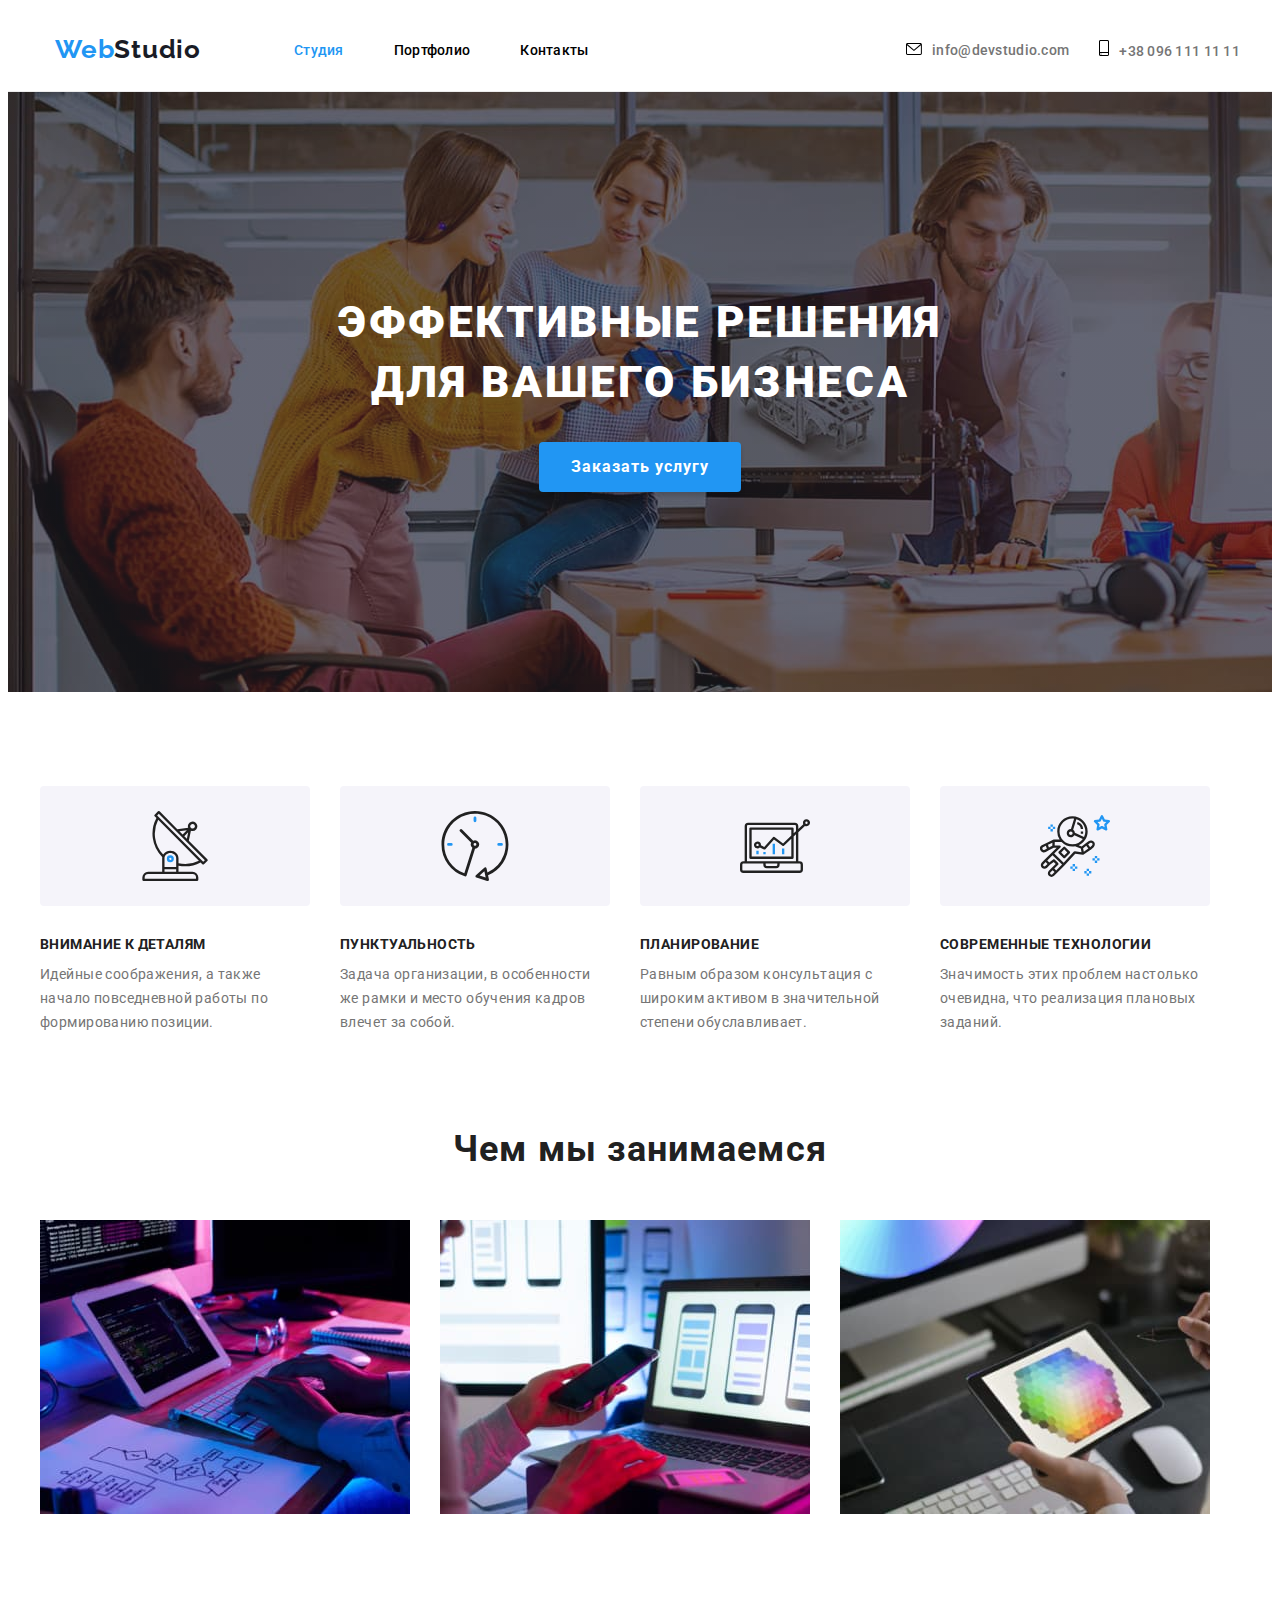
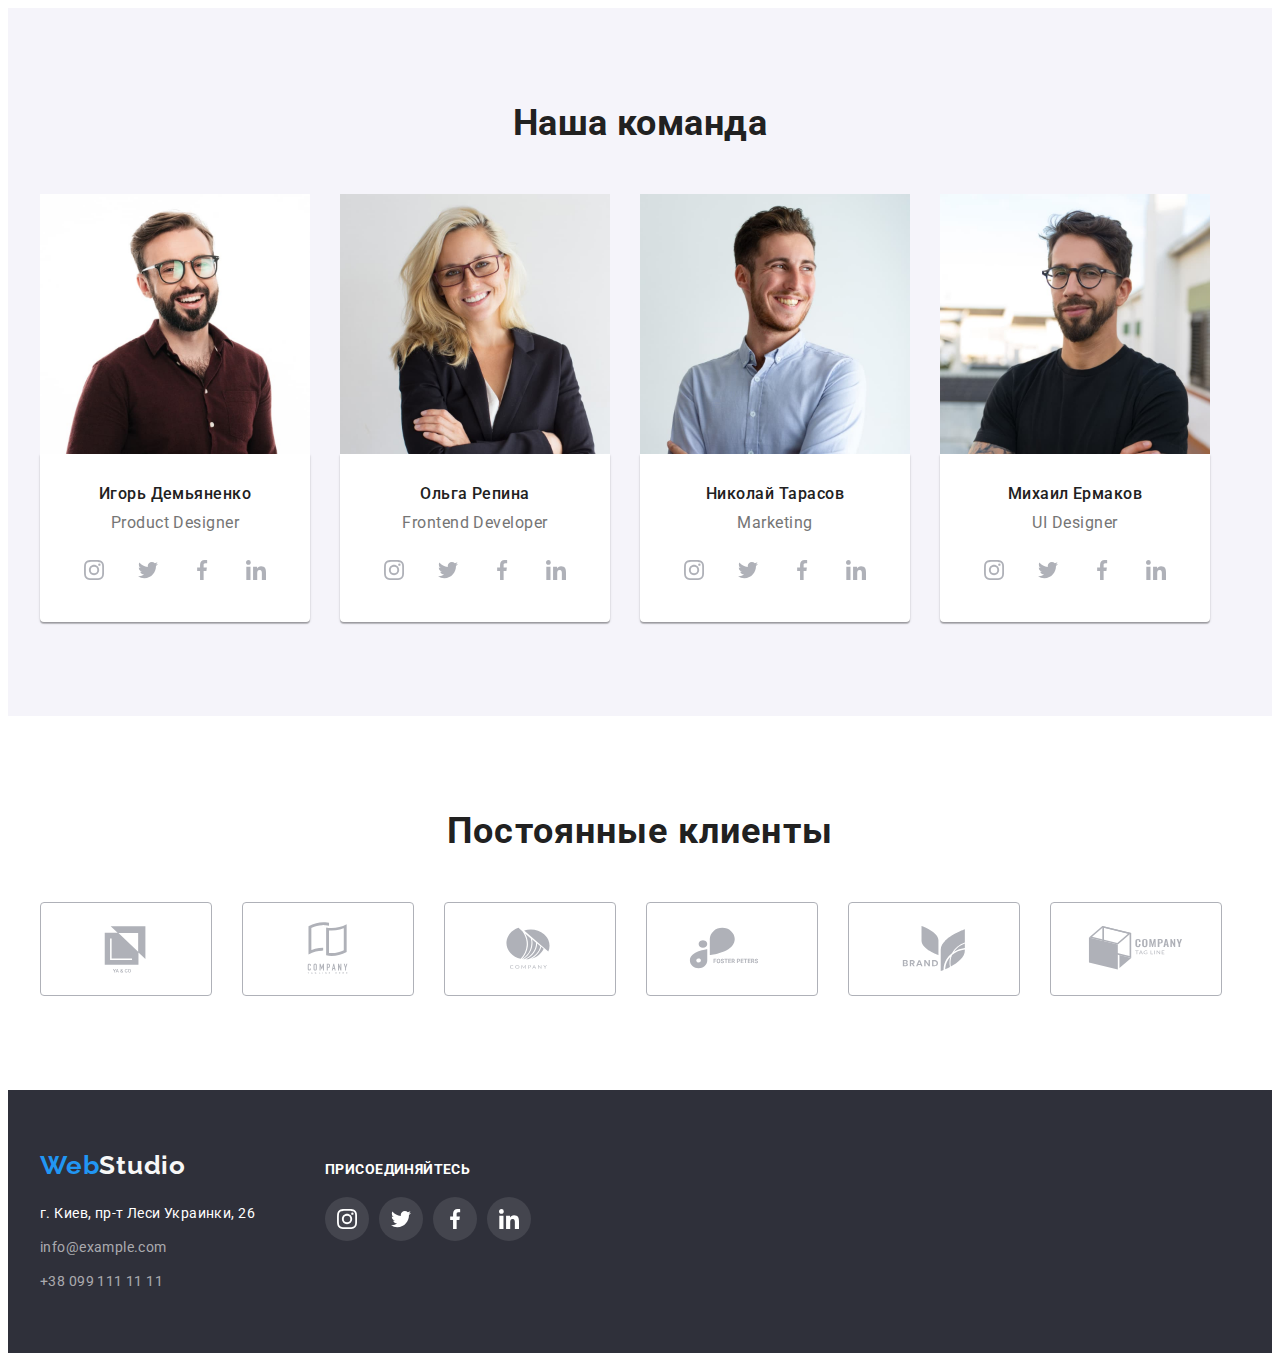
<file: index.html>
<!DOCTYPE html>
<html lang="ru">

<head>
    <meta charset="UTF-8" />
    <meta http-equiv="X-UA-Compatible" content="IE=edge" />
    <meta name="viewport" content="width=device-width, initial-scale=1.0" />
    <title>WebStudio</title>
    <link rel="preconnect" href="https://fonts.googleapis.com" />
    <link rel="preconnect" href="https://fonts.gstatic.com" crossorigin />
    <link rel="stylesheet" href="https://fonts.googleapis.com/css2?family=Raleway:wght@700&family=Roboto:wght@400;500;700;900&display=swap" />
    <link rel="stylesheet" href="https://cdnjs.cloudflare.com/ajax/libs/modern-normalize/1.1.0/modern-normalize.min.css" integrity="sha512-wpPYUAdjBVSE4KJnH1VR1HeZfpl1ub8YT/NKx4PuQ5NmX2tKuGu6U/JRp5y+Y8XG2tV+wKQpNHVUX03MfMFn9Q==" crossorigin="anonymous" referrerpolicy="no-referrer"
    />
    <link rel="stylesheet" href="./css/styles.css" />
</head>

<body>
    <!-- Header section -->
    <header class="header">
        <div class="container header-container">
            <a class="logo link" href="./index.html">Web<span class="accent">Studio</span></a>
            <nav class="header-nav">
                <ul class="list header-list">
                    <li class="header-item">
                        <a class="link header-link current-page" href="./index.html">Студия</a>
                    </li>
                    <li class="header-item">
                        <a class="link header-link" href="./portfolio.html">Портфолио</a>
                    </li>
                    <li class="header-item">
                        <a class="link header-link" href="#contacts">Контакты</a>
                    </li>
                </ul>
            </nav>
            <div class="mail">
                <a class="link header-mail" href="mailto:info@devstudio.com"><svg class="mail-icon" width="16" height="12">
              <use href="./icons/SVG/symbol.svg#envelope"></use></svg
            >info@devstudio.com</a
          >
        </div>

        <div class="phone">
          <a class="link header-phone" href="tel:+380961111111"
            ><svg class="phone-icon" width="10" height="16">
              <use href="./icons/SVG/symbol.svg#smartphone"></use></svg
            >+38 096 111 11 11</a
          >
        </div>
      </div>
    </header>
    <main>
      <section class="main">
        <div class="container main-container">
          <h1 class="main-title">Эффективные решения для вашего бизнеса</h1>
          <button class="button-action" type="button">Заказать услугу</button>
        </div>
      </section>
      <!-- Feature section -->
      <section class="feature" id="feature">
        <div class="container feature-container">
          <ul class="list feature-list">
            <li class="feature-item">
              <div class="feature-div">
                <svg class="feature-icon" width="70" height="70">
                  <use href="./icons/SVG/symbol.svg#antenna"></use>
                </svg>
              </div>
              <h3 class="feature-title">Внимание к деталям</h3>
              <p class="feature-txt">
                Идейные соображения, а также начало повседневной работы по формированию позиции.
              </p>
            </li>
            <li class="feature-item">
              <div class="feature-div">
                <svg class="feature-icon" width="70" height="70">
                  <use href="./icons/SVG/symbol.svg#clock"></use>
                </svg>
              </div>
              <h3 class="feature-title">Пунктуальность</h3>
              <p class="feature-txt">
                Задача организации, в особенности же рамки и место обучения кадров влечет за собой.
              </p>
            </li>
            <li class="feature-item">
              <div class="feature-div">
                <svg class="feature-icon" width="70" height="70">
                  <use href="./icons/SVG/symbol.svg#diagram"></use>
                </svg>
              </div>
              <h3 class="feature-title">Планирование</h3>
              <p class="feature-txt">
                Равным образом консультация с широким активом в значительной степени обуславливает.
              </p>
            </li>
            <li class="feature-item">
              <div class="feature-div">
                <svg class="feature-icon" width="70" height="70">
                  <use href="./icons/SVG/symbol.svg#astronaut"></use>
                </svg>
              </div>
              <h3 class="feature-title">Современные технологии</h3>
              <p class="feature-txt">
                Значимость этих проблем настолько очевидна, что реализация плановых заданий.
              </p>
            </li>
          </ul>
        </div>
      </section>
      <!-- job section -->
      <section class="job" id="job">
        <div class="container job-container">
          <h2 class="job-title">Чем мы занимаемся</h2>

          <ul class="list job-list">
            <li class="job-item">
              <img
                src="./images/box1.jpg"
                alt="Изображение"
                class="job-img"
                width="370"
                height="294"
              />
            </li>
            <li class="job-item">
              <img
                src="./images/box2.jpg"
                alt="Изображение"
                class="job-img"
                width="370"
                height="294"
              />
            </li>
            <li class="job-item">
              <img
                src="./images/box3.jpg"
                alt="Изображение"
                class="job-img"
                width="370"
                height="294"
              />
            </li>
          </ul>
        </div>
      </section>
      <!-- team section -->
      <section class="team" id="team">
        <div class="container team-container">
          <h2 class="team-hd">Наша команда</h2>

          <ul class="list team-list">
            <li class="team-item">
              <div class="card">
                <img
                  src="./images/img1.jpg"
                  alt="Изображение"
                  class="team-img"
                  width="270"
                  height="260"
                />
                <div class="team-wrapper">
                  <h3 class="team-title">Игорь Демьяненко</h3>
                  <p class="team-txt">Product Designer</p>
                  <ul class="socials list">
                    <li class="socials-item">
                      <a
                        class="socials-link link"
                        href=""
                        target="_blank"
                        rel="noopener noreferrer"
                        aria-label="instagram"
                      >
                        <svg class="socials-icon" width="20" height="20">
                          <use href="./icons/SVG/symbol.svg#instagram"></use>
                        </svg>
                      </a>
                </li>
                <li class="socials-item">
                    <a class="socials-link link" href="" target="_blank" rel="noopener noreferrer" aria-label="twitter">
                        <svg class="socials-icon" width="20" height="20">
                          <use href="./icons/SVG/symbol.svg#twitter"></use>
                        </svg>
                    </a>
                </li>
                <li class="socials-item">
                    <a class="socials-link link" href="" target="_blank" rel="noopener noreferrer" aria-label="facebook">
                        <svg class="socials-icon" width="20" height="20">
                          <use href="./icons/SVG/symbol.svg#facebook"></use>
                        </svg>
                    </a>
                </li>
                <li class="socials-item">
                    <a class="socials-link link" href="" target="_blank" rel="noopener noreferrer" aria-label="linkedin">
                        <svg class="socials-icon" width="20" height="20">
                          <use href="./icons/SVG/symbol.svg#linkedin"></use>
                        </svg>
                    </a>
                </li>
                </ul>
            </div>
        </div>
        </li>
        <li class="team-item">
            <div class="card">
                <img src="./images/img2.jpg" alt="Изображение" class="team-img" width="270" height="260" />
                <div class="team-wrapper">
                    <h3 class="team-title">Ольга Репина</h3>
                    <p class="team-txt">Frontend Developer</p>
                    <ul class="socials list">
                        <li class="socials-item">
                            <a class="socials-link link" href="" target="_blank" rel="noopener noreferrer" aria-label="instagram">
                                <svg class="socials-icon" width="20" height="20">
                          <use href="./icons/SVG/symbol.svg#instagram"></use>
                        </svg>
                            </a>
                        </li>
                        <li class="socials-item">
                            <a class="socials-link link" href="" target="_blank" rel="noopener noreferrer" aria-label="twitter">
                                <svg class="socials-icon" width="20" height="20">
                          <use href="./icons/SVG/symbol.svg#twitter"></use>
                        </svg>
                            </a>
                        </li>
                        <li class="socials-item">
                            <a class="socials-link link" href="" target="_blank" rel="noopener noreferrer" aria-label="facebook">
                                <svg class="socials-icon" width="20" height="20">
                          <use href="./icons/SVG/symbol.svg#facebook"></use>
                        </svg>
                            </a>
                        </li>
                        <li class="socials-item">
                            <a class="socials-link link" href="" target="_blank" rel="noopener noreferrer" aria-label="linkedin">
                                <svg class="socials-icon" width="20" height="20">
                          <use href="./icons/SVG/symbol.svg#linkedin"></use>
                        </svg>
                            </a>
                        </li>
                    </ul>
                </div>
            </div>
        </li>
        <li class="team-item">
            <div class="card">
                <img src="./images/img3.jpg" alt="Изображение" class="team-img" width="270" height="260" />
                <div class="team-wrapper">
                    <h3 class="team-title">Николай Тарасов</h3>
                    <p class="team-txt">Marketing</p>
                    <ul class="socials list">
                        <li class="socials-item">
                            <a class="socials-link link" href="" target="_blank" rel="noopener noreferrer" aria-label="instagram">
                                <svg class="socials-icon" width="20" height="20">
                          <use href="./icons/SVG/symbol.svg#instagram"></use>
                        </svg>
                            </a>
                        </li>
                        <li class="socials-item">
                            <a class="socials-link link" href="" target="_blank" rel="noopener noreferrer" aria-label="twitter">
                                <svg class="socials-icon" width="20" height="20">
                          <use href="./icons/SVG/symbol.svg#twitter"></use>
                        </svg>
                            </a>
                        </li>
                        <li class="socials-item">
                            <a class="socials-link link" href="" target="_blank" rel="noopener noreferrer" aria-label="facebook">
                                <svg class="socials-icon" width="20" height="20">
                          <use href="./icons/SVG/symbol.svg#facebook"></use>
                        </svg>
                            </a>
                        </li>
                        <li class="socials-item">
                            <a class="socials-link link" href="" target="_blank" rel="noopener noreferrer" aria-label="linkedin">
                                <svg class="socials-icon" width="20" height="20">
                          <use href="./icons/SVG/symbol.svg#linkedin"></use>
                        </svg>
                            </a>
                        </li>
                    </ul>
                </div>
            </div>
        </li>
        <li class="team-item">
            <div class="card">
                <img src="./images/img4.jpg" alt="Изображение" class="team-img" width="270" height="260" />
                <div class="team-wrapper">
                    <h3 class="team-title">Михаил Ермаков</h3>
                    <p class="team-txt">UI Designer</p>
                    <ul class="socials list">
                        <li class="socials-item">
                            <a class="socials-link link" href="" target="_blank" rel="noopener noreferrer" aria-label="instagram">
                                <svg class="socials-icon" width="20" height="20">
                          <use href="./icons/SVG/symbol.svg#instagram"></use>
                        </svg>
                            </a>
                        </li>
                        <li class="socials-item">
                            <a class="socials-link link" href="" target="_blank" rel="noopener noreferrer" aria-label="twitter">
                                <svg class="socials-icon" width="20" height="20">
                          <use href="./icons/SVG/symbol.svg#twitter"></use>
                        </svg>
                            </a>
                        </li>
                        <li class="socials-item">
                            <a class="socials-link link" href="" target="_blank" rel="noopener noreferrer" aria-label="facebook">
                                <svg class="socials-icon" width="20" height="20">
                          <use href="./icons/SVG/symbol.svg#facebook"></use>
                        </svg>
                            </a>
                        </li>
                        <li class="socials-item">
                            <a class="socials-link link" href="" target="_blank" rel="noopener noreferrer" aria-label="linkedin">
                                <svg class="socials-icon" width="20" height="20">
                          <use href="./icons/SVG/symbol.svg#linkedin"></use>
                        </svg>
                            </a>
                        </li>
                    </ul>
                </div>
            </div>
        </li>
        </ul>
        </div>
        </section>
        <!-- clients section -->
        <section class="clients" id="clients">
            <div class="container clients-container">
                <h2 class="clients-title">Постоянные клиенты</h2>

                <ul class="list clients-list">
                    <li class="clients-item">
                        <a class="clients-link link" href="" target="_blank" rel="noopener noreferrer" aria-label="logo-1">
                            <svg class="clients-icon" width="106" height="60">
                  <use href="./icons/SVG/symbol.svg#logo-1"></use>
                </svg>
                        </a>
                    </li>
                    <li class="clients-item">
                        <a class="clients-link link" href="" target="_blank" rel="noopener noreferrer" aria-label="logo-2">
                            <svg class="clients-icon" width="106" height="60">
                  <use href="./icons/SVG/symbol.svg#logo-2"></use>
                </svg>
                        </a>
                    </li>
                    <li class="clients-item">
                        <a class="clients-link link" href="" target="_blank" rel="noopener noreferrer" aria-label="logo-3">
                            <svg class="clients-icon" width="106" height="60">
                  <use href="./icons/SVG/symbol.svg#logo-3"></use>
                </svg>
                        </a>
                    </li>
                    <li class="clients-item">
                        <a class="clients-link link" href="" target="_blank" rel="noopener noreferrer" aria-label="logo-4">
                            <svg class="clients-icon" width="106" height="60">
                  <use href="./icons/SVG/symbol.svg#logo-4"></use>
                </svg>
                        </a>
                    </li>
                    <li class="clients-item">
                        <a class="clients-link link" href="" target="_blank" rel="noopener noreferrer" aria-label="logo-5">
                            <svg class="clients-icon" width="106" height="60">
                  <use href="./icons/SVG/symbol.svg#logo-5"></use>
                </svg>
                        </a>
                    </li>
                    <li class="clients-item">
                        <a class="clients-link link" href="" target="_blank" rel="noopener noreferrer" aria-label="logo-6">
                            <svg class="clients-icon" width="106" height="60">
                  <use href="./icons/SVG/symbol.svg#logo-6"></use>
                </svg>
                        </a>
                    </li>
                </ul>
            </div>
        </section>
        </main>
        <!-- Footer section -->
        <footer class="footer">
            <div class="container footer-container">
                <address class="contacts-address" id="contacts">
          <div class="contacts-addres">
            <a class="logo link footer-logo" href="./index.html"
              >Web<span class="accent-ft">Studio</span></a
            >
            <div class="footer-list">
              <ul class="list footer-contact">
                <li class="footer-item">
                  <a
                    class="link footer-address"
                    target="_blank"
                    rel="noopener noreferrer"
                    href="https://www.google.com.ua/maps/@50.42810615,30.5371504,17.5z?hl=uk"
                    >г. Киев, пр-т Леси Украинки, 26</a
                  >
                </li>
                <li class="footer-item">
                  <a class="link footer-mail" href="mailto:info@example.com">info@example.com</a>
                </li>
                <li class="footer-item">
                  <a class="link footer-pfone" href="tel:+380991111111">+38 099 111 11 11</a>
                </li>
              </ul>
            </div>
          </div>
          <div class="social">
            <h2 class="social-header">присоединяйтесь</h2>
            <ul class="socials list">
              <li class="socials-item">
                <a
                  class="socials-link footer-link link"
                  href=""
                  target="_blank"
                  rel="noopener noreferrer"
                  aria-label="instagram"
                >
                  <svg class="socials-icon" width="20" height="20">
                    <use fill="#fff" href="./icons/SVG/symbol.svg#instagram"></use>
                  </svg>
                </a>
              </li>
              <li class="socials-item">
                <a
                  class="socials-link footer-link link"
                  href=""
                  target="_blank"
                  rel="noopener noreferrer"
                  aria-label="twitter"
                >
                  <svg class="socials-icon" width="20" height="20">
                    <use fill="#fff" href="./icons/SVG/symbol.svg#twitter"></use>
                  </svg>
                </a>
              </li>
              <li class="socials-item">
                <a
                  class="socials-link footer-link link"
                  href=""
                  target="_blank"
                  rel="noopener noreferrer"
                  aria-label="facebook"
                >
                  <svg class="socials-icon" width="20" height="20">
                    <use fill="#fff" href="./icons/SVG/symbol.svg#facebook"></use>
                  </svg>
                </a>
              </li>
              <li class="socials-item">
                <a
                  class="socials-link footer-link link"
                  href=""
                  target="_blank"
                  rel="noopener noreferrer"
                  aria-label="linkedin"
                >
                  <svg class="socials-icon" width="20" height="20">
                    <use fill="#fff" href="./icons/SVG/symbol.svg#linkedin"></use>
                  </svg>
                </a>
              </li>
            </ul>
          </div>
        </address>
            </div>
        </footer>
</body>

</html>
</file>
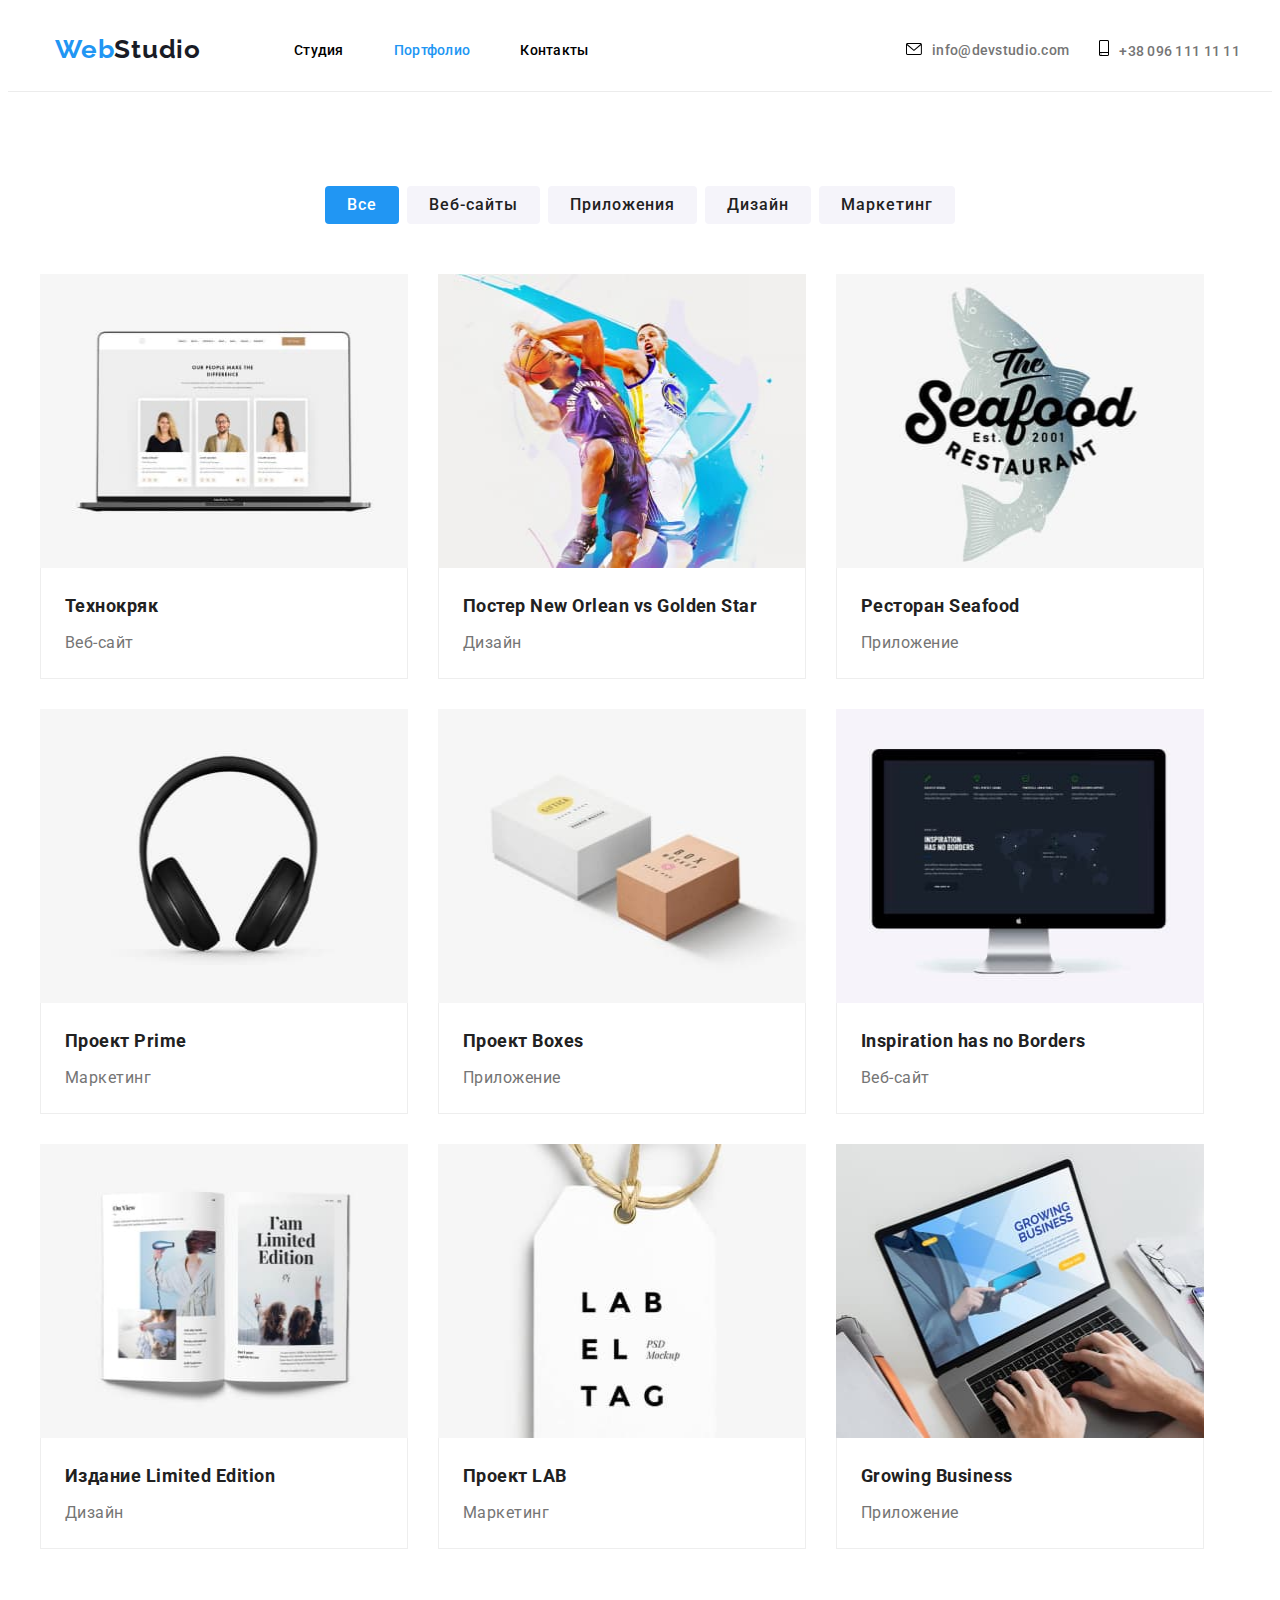
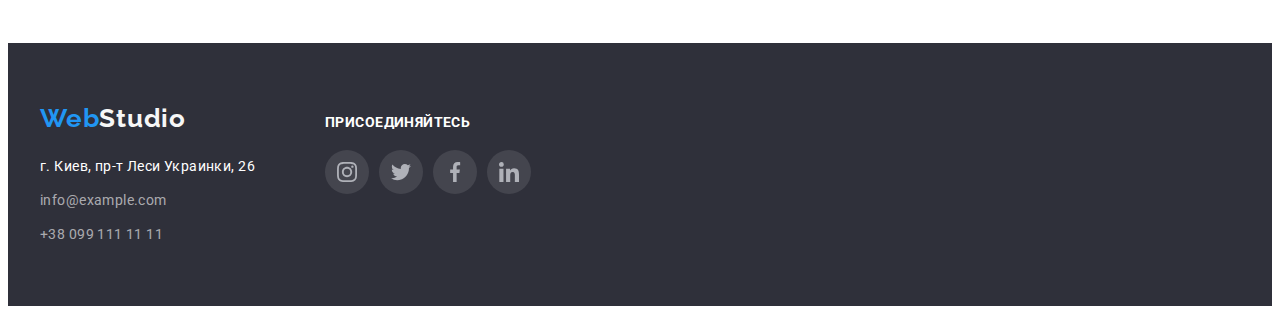
<file: portfolio.html>
<!DOCTYPE html>
<html lang="en">

<head>
    <meta charset="UTF-8" />
    <meta http-equiv="X-UA-Compatible" content="IE=edge" />
    <meta name="viewport" content="width=device-width, initial-scale=1.0" />
    <title>Document</title>
    <link rel="preconnect" href="https://fonts.googleapis.com" />
    <link rel="preconnect" href="https://fonts.gstatic.com" crossorigin />
    <link rel="stylesheet" href="https://fonts.googleapis.com/css2?family=Raleway:wght@700&family=Roboto:wght@400;500;700;900&display=swap" />
    <link rel="stylesheet" href="https://cdnjs.cloudflare.com/ajax/libs/modern-normalize/1.1.0/modern-normalize.min.css" integrity="sha512-wpPYUAdjBVSE4KJnH1VR1HeZfpl1ub8YT/NKx4PuQ5NmX2tKuGu6U/JRp5y+Y8XG2tV+wKQpNHVUX03MfMFn9Q==" crossorigin="anonymous" referrerpolicy="no-referrer"
    />
    <link rel="stylesheet" href="./css/styles.css" />
</head>

<body>
    <!-- Header section -->
    <header class="header">
        <div class="container header-container">
            <a class="logo link" href="./index.html">Web<span class="accent">Studio</span></a>
            <nav class="header-nav">
                <ul class="list header-list">
                    <li class="header-item">
                        <a class="link header-link" href="./index.html">Студия</a>
                    </li>
                    <li class="header-item">
                        <a class="link header-link current-page" href="./portfolio.html">Портфолио</a>
                    </li>
                    <li class="header-item">
                        <a class="link header-link" href="#contacts">Контакты</a>
                    </li>
                </ul>
            </nav>

            <div class="mail">
                <a class="link header-mail" href="mailto:info@devstudio.com"><svg class="mail-icon" width="16" height="12">
              <use href="./icons/SVG/symbol.svg#envelope"></use></svg
            >info@devstudio.com</a
          >
        </div>

        <div class="phone">
          <a class="link header-phone" href="tel:+380961111111"
            ><svg class="phone-icon" width="10" height="16">
              <use href="./icons/SVG/symbol.svg#smartphone"></use></svg
            >+38 096 111 11 11</a
          >
        </div>
      </div>
    </header>

    <main>
      <section class="portfolio" id="portfolio">
        <!-- Filters section -->
        <div class="container bnt">
          <ul class="list filter-list">
            <li class="filter-item">
              <button class="button button-filter current-item" type="button">Все</button>
            </li>
            <li class="filter-item">
              <button class="button button-filter" type="button">Веб-сайты</button>
            </li>
            <li class="filter-item">
              <button class="button button-filter" type="button">Приложения</button>
            </li>
            <li class="filter-item">
              <button class="button button-filter" type="button">Дизайн</button>
            </li>
            <li class="filter-item">
              <button class="button button-filter" type="button">Маркетинг</button>
            </li>
          </ul>
        </div>
        <div class="container portfolio-container">
          <!-- Portfolio list -->
          <ul class="list portfolio-list">
            <li class="portfolio-item">
              <a class="link portfolio-items" href="./images/portfolio/img1.jpg"
                ><img
                  src="./images/portfolio/img1.jpg"
                  alt="Изображение"
                  class="portfolio-img"
                  width="368"
                  height="294"
                />
                <div class="portfolio-dsc">
                  <h3 class="portfolio-title">Технокряк</h3>
                  <p class="portfolio-txt">Веб-сайт</p>
                </div>
              </a>
                </li>
                <li class="portfolio-item">
                    <a class="link portfolio-items" href="./images/portfolio/img1.jpg"><img src="./images/portfolio/img2.jpg" alt="Изображение" class="portfolio-img" width="368" height="294" />
                        <div class="portfolio-dsc">
                            <h3 class="portfolio-title">Постер New Orlean vs Golden Star</h3>
                            <p class="portfolio-txt">Дизайн</p>
                        </div>
                    </a>
                </li>
                <li class="portfolio-item">
                    <a class="link portfolio-items" href="./images/portfolio/img1.jpg"><img src="./images/portfolio/img3.jpg" alt="Изображение" class="portfolio-img" width="368" height="294" />
                        <div class="portfolio-dsc">
                            <h3 class="portfolio-title">Ресторан Seafood</h3>
                            <p class="portfolio-txt">Приложение</p>
                        </div>
                    </a>
                </li>
                <li class="portfolio-item">
                    <a class="link portfolio-items" href="./images/portfolio/img1.jpg"><img src="./images/portfolio/img4.jpg" alt="Изображение" class="portfolio-img" width="368" height="294" />
                        <div class="portfolio-dsc">
                            <h3 class="portfolio-title">Проект Prime</h3>
                            <p class="portfolio-txt">Маркетинг</p>
                        </div>
                    </a>
                </li>
                <li class="portfolio-item">
                    <a class="link portfolio-items" href="./images/portfolio/img1.jpg"><img src="./images/portfolio/img5.jpg" alt="Изображение" class="portfolio-img" width="368" height="294" />
                        <div class="portfolio-dsc">
                            <h3 class="portfolio-title">Проект Boxes</h3>
                            <p class="portfolio-txt">Приложение</p>
                        </div>
                    </a>
                </li>
                <li class="portfolio-item">
                    <a class="link portfolio-items" href="./images/portfolio/img1.jpg"><img src="./images/portfolio/img6.jpg" alt="Изображение" class="portfolio-img" width="368" height="294" />
                        <div class="portfolio-dsc">
                            <h3 class="portfolio-title">Inspiration has no Borders</h3>
                            <p class="portfolio-txt">Веб-сайт</p>
                        </div>
                    </a>
                </li>
                <li class="portfolio-item">
                    <a class="link portfolio-items" href="./images/portfolio/img1.jpg"><img src="./images/portfolio/img7.jpg" alt="Изображение" class="portfolio-img" width="368" height="294" />
                        <div class="portfolio-dsc">
                            <h3 class="portfolio-title">Издание Limited Edition</h3>
                            <p class="portfolio-txt">Дизайн</p>
                        </div>
                    </a>
                </li>
                <li class="portfolio-item">
                    <a class="link portfolio-items" href="./images/portfolio/img1.jpg"><img src="./images/portfolio/img8.jpg" alt="Изображение" class="portfolio-img" width="368" height="294" />
                        <div class="portfolio-dsc">
                            <h3 class="portfolio-title">Проект LAB</h3>
                            <p class="portfolio-txt">Маркетинг</p>
                        </div>
                    </a>
                </li>
                <li class="portfolio-item">
                    <a class="link portfolio-items" href="./images/portfolio/img1.jpg"><img src="./images/portfolio/img9.jpg" alt="Изображение" class="portfolio-img" width="368" height="294" />
                        <div class="portfolio-dsc">
                            <h3 class="portfolio-title">Growing Business</h3>
                            <p class="portfolio-txt">Приложение</p>
                        </div>
                    </a>
                </li>
                </ul>
            </div>
            </section>
            </main>

            <!-- Footer section -->
            <footer class="footer">
                <div class="container footer-container">
                    <address class="contacts-address" id="contacts">
          <div class="contacts-addres">
            <a class="logo link footer-logo" href="./index.html"
              >Web<span class="accent-ft">Studio</span></a
            >
            <div class="footer-list">
              <ul class="list footer-contact">
                <li class="footer-item">
                  <a
                    class="link footer-address"
                    target="_blank"
                    rel="noopener noreferrer"
                    href="https://www.google.com.ua/maps/@50.42810615,30.5371504,17.5z?hl=uk"
                    >г. Киев, пр-т Леси Украинки, 26</a
                  >
                </li>
                <li class="footer-item">
                  <a class="link footer-mail" href="mailto:info@example.com">info@example.com</a>
                </li>
                <li class="footer-item">
                  <a class="link footer-pfone" href="tel:+380991111111">+38 099 111 11 11</a>
                </li>
              </ul>
            </div>
          </div>
          <div class="social">
            <h2 class="social-header">присоединяйтесь</h2>
            <ul class="socials list">
              <li class="socials-item">
                <a
                  class="socials-link footer-link link"
                  href=""
                  target="_blank"
                  rel="noopener noreferrer"
                  aria-label="instagram"
                >
                  <svg class="socials-icon" width="20" height="20">
                    <use href="./icons/SVG/symbol.svg#instagram"></use>
                  </svg>
                </a>
              </li>
              <li class="socials-item">
                <a
                  class="socials-link footer-link link"
                  href=""
                  target="_blank"
                  rel="noopener noreferrer"
                  aria-label="twitter"
                >
                  <svg class="socials-icon" width="20" height="20">
                    <use href="./icons/SVG/symbol.svg#twitter"></use>
                  </svg>
                </a>
              </li>
              <li class="socials-item">
                <a
                  class="socials-link footer-link link"
                  href=""
                  target="_blank"
                  rel="noopener noreferrer"
                  aria-label="facebook"
                >
                  <svg class="socials-icon" width="20" height="20">
                    <use href="./icons/SVG/symbol.svg#facebook"></use>
                  </svg>
                </a>
              </li>
              <li class="socials-item">
                <a
                  class="socials-link footer-link link"
                  href=""
                  target="_blank"
                  rel="noopener noreferrer"
                  aria-label="linkedin"
                >
                  <svg class="socials-icon" width="20" height="20">
                    <use href="./icons/SVG/symbol.svg#linkedin"></use>
                  </svg>
                </a>
              </li>
            </ul>
          </div>
        </address>
                </div>
            </footer>
</body>

</html>
</file>
<file: css/styles.css>
:root {
                                                     /* fonts */
                                                     --main-font: 'Roboto', sans-serif;
                                                     --logo-font: 'Raleway', sans-serif;
                                                     /* text colors */
                                                     --main-txt-cl: #757575;
                                                     --title-txt-cl: #212121;
                                                     --accent-txt-cl: #2196F3;
                                                     --btn-txt-cl: #ffffff;
                                                     /* bg colors */
                                                     --light-bg-cl: #f7f7f7;
                                                     --dark-bg-cl: #191c26;
                                                     /* others */
                                                 }
                                                 
                                                 body {
                                                     font-family: var(--main-font);
                                                     color: var(--main-txt-cl);
                                                 }
                                                 /* reset styles */
                                                 
                                                 h1,
                                                 h2,
                                                 h3,
                                                 h4,
                                                 h5,
                                                 h6,
                                                 p {
                                                     margin: 0;
                                                 }
                                                 
                                                 img {
                                                     display: block;
                                                 }
                                                 
                                                 .link {
                                                     text-decoration: none;
                                                     color: currentColor;
                                                 }
                                                 
                                                 .list {
                                                     list-style: none;
                                                     padding: 0;
                                                     margin: 0;
                                                 }
                                                 
                                                 .container {
                                                     width: 1200px;
                                                     padding-left: 15px;
                                                     padding-right: 15px;
                                                     margin-left: auto;
                                                     margin-right: auto;
                                                     /* outline: 2px solid red;
    outline-offset: -2px;*/
                                                 }
                                                 
                                                 .main,
                                                 .feature,
                                                 .team,
                                                 .portfolio,
                                                 .clients,
                                                 .footer {
                                                     padding-top: 94px;
                                                     padding-bottom: 94px;
                                                 }
                                                 
                                                 .bnt {
                                                     display: flex;
                                                     justify-content: center;
                                                     margin-bottom: 50px;
                                                     gap: 8px;
                                                 }
                                                 /* стилі для заголока */
                                                 
                                                 .header {
                                                     border-bottom: 1px solid #ECECEC;
                                                 }
                                                 
                                                 .header-container {
                                                     display: flex;
                                                     align-items: center;
                                                 }
                                                 
                                                 .logo {
                                                     display: block;
                                                     margin-top: 24px;
                                                     margin-right: 93px;
                                                     margin-bottom: 25px;
                                                     margin-left: 15px;
                                                     font-family: var(--logo-font);
                                                     font-weight: 700;
                                                     font-size: 26px;
                                                     line-height: calc(31 / 26);
                                                     letter-spacing: 0.03em;
                                                     color: var(--accent-txt-cl);
                                                 }
                                                 
                                                 .accent {
                                                     color: var(--dark-bg-cl);
                                                 }
                                                 
                                                 .accent-ft {
                                                     color: var(--light-bg-cl);
                                                 }
                                                 
                                                 .header-nav {
                                                     margin-right: auto;
                                                     font-family: var(--main-font);
                                                     font-weight: 500;
                                                     font-size: 14px;
                                                     line-height: calc(16 / 14);
                                                     letter-spacing: 0.02em;
                                                 }
                                                 
                                                 .header-list {
                                                     display: flex;
                                                     gap: 50px;
                                                 }
                                                 
                                                 .header-link {
                                                     padding-top: 32px;
                                                     padding-bottom: 32px;
                                                     color: #000000;
                                                 }
                                                 
                                                 .header-link:hover,
                                                 .header-link:focus {
                                                     color: var(--accent-txt-cl);
                                                 }
                                                 /* активна сторінка */
                                                 
                                                 .current-page {
                                                     color: var(--accent-txt-cl)
                                                 }
                                                 
                                                 .mail,
                                                 .phone {
                                                     display: flex;
                                                 }
                                                 
                                                 .mail {
                                                     margin-right: 30px;
                                                 }
                                                 
                                                 .mail-icon,
                                                 .phone-icon {
                                                     align-items: center;
                                                     justify-content: center;
                                                     margin-right: 10px;
                                                     color: var(--main-txt-cl);
                                                 }
                                                 
                                                 .header-mail,
                                                 .header-phone {
                                                     display: inline;
                                                     padding-top: 32px;
                                                     padding-bottom: 32px;
                                                     font-family: var(--main-font);
                                                     font-weight: 500;
                                                     font-size: 14px;
                                                     line-height: calc(16 / 14);
                                                     letter-spacing: 0.02em;
                                                     color: var(--main-txt-cl);
                                                 }
                                                 
                                                 .mail:hover,
                                                 .mail:focus,
                                                 .mail-icon:hover,
                                                 .mail-icon:focus,
                                                 .phone-icon:hover,
                                                 .phone-icon:focus,
                                                 .header-mail:hover,
                                                 .header-mail:focus,
                                                 .header-phone:hover,
                                                 .header-phone:focus {
                                                     color: var(--accent-txt-cl);
                                                     fill: var(--accent-txt-cl);
                                                 }
                                                 
                                                 .main-container {
                                                     align-items: center;
                                                     text-align: center;
                                                 }
                                                 
                                                 .main {
                                                     background-color: #2F303A;
                                                     background-image: linear-gradient( rgba(47, 48, 58, 0.4), rgba(47, 48, 58, 0.4)), url(../images/Img.jpg);
                                                     background-size: cover;
                                                     padding-top: 200px;
                                                     padding-bottom: 200px;
                                                 }
                                                 
                                                 .main-title {
                                                     width: 696px;
                                                     margin: auto;
                                                     /*   font-family: var(--main-font); */
                                                     font-weight: 900;
                                                     font-size: 44px;
                                                     line-height: calc(60 / 44);
                                                     letter-spacing: 0.06em;
                                                     color: #ffffff;
                                                     text-transform: uppercase;
                                                 }
                                                 
                                                 .button-action {
                                                     max-width: 250px;
                                                     min-width: 160px;
                                                     max-height: 50px;
                                                     padding: 10px 32px;
                                                     box-shadow: 0px 4px 4px rgba(0, 0, 0, 0.15);
                                                     border-radius: 4px;
                                                     margin-top: 30px;
                                                     font-family: inherit;
                                                     font-weight: 700;
                                                     font-size: 16px;
                                                     line-height: calc(30 / 16);
                                                     letter-spacing: 0.06em;
                                                     color: var(--btn-txt-cl);
                                                     background-color: var(--accent-txt-cl);
                                                     cursor: pointer;
                                                     border: none;
                                                 }
                                                 
                                                 .button-action:hover,
                                                 .button-action:focus {
                                                     background-color: #188CE8;
                                                 }
                                                 
                                                 .filter-list {
                                                     display: flex;
                                                     align-items: center;
                                                     gap: 8px;
                                                 }
                                                 
                                                 .button-filter {
                                                     padding: 6px 22px;
                                                     font-family: inherit;
                                                     font-weight: 500;
                                                     font-size: 16px;
                                                     line-height: calc(26 / 16);
                                                     letter-spacing: 0.06em;
                                                     color: var(--title-txt-cl);
                                                     background-color: #F5F4FA;
                                                     border: none;
                                                     cursor: pointer;
                                                     border-radius: 4px;
                                                 }
                                                 
                                                 .button-filter:hover,
                                                 .button-filter:focus {
                                                     color: #FFFFFF;
                                                     background-color: var(--accent-txt-cl);
                                                     box-shadow: 0px 3px 1px rgba(0, 0, 0, 0.1), 0px 1px 2px rgba(0, 0, 0, 0.08), 0px 2px 2px rgba(0, 0, 0, 0.12);
                                                 }
                                                 /* активна кнопка */
                                                 
                                                 .current-item {
                                                     color: #FFFFFF;
                                                     background-color: var(--accent-txt-cl);
                                                 }
                                                 /* main section */
                                                 
                                                 .feature-list {
                                                     display: flex;
                                                     align-items: center;
                                                     gap: 30px;
                                                 }
                                                 
                                                 .feature-item {
                                                     display: block;
                                                 }
                                                 
                                                 .feature-div {
                                                     display: flex;
                                                     align-items: center;
                                                     justify-content: center;
                                                     width: 270px;
                                                     height: 120px;
                                                     color: #303030;
                                                     background-color: #F5F4FA;
                                                     border-radius: 4px;
                                                     margin-bottom: 30px;
                                                 }
                                                 
                                                 .feature-title {
                                                     margin-bottom: 10px;
                                                     font-weight: 700;
                                                     font-size: 14px;
                                                     line-height: calc(16 /14);
                                                     letter-spacing: 0.03em;
                                                     text-transform: uppercase;
                                                     color: var(--title-txt-cl);
                                                 }
                                                 
                                                 .feature-txt {
                                                     width: 270px;
                                                     font-weight: 400;
                                                     font-size: 14px;
                                                     line-height: calc(24 / 14);
                                                     letter-spacing: 0.03em;
                                                     color: var(--main-txt-cl);
                                                 }
                                                 
                                                 .job-list {
                                                     display: flex;
                                                     gap: 30px;
                                                     padding-bottom: 94px;
                                                 }
                                                 
                                                 .job-title,
                                                 .clients-title {
                                                     margin-bottom: 50px;
                                                     font-weight: 700;
                                                     font-size: 36px;
                                                     line-height: calc(42 / 36);
                                                     text-align: center;
                                                     letter-spacing: 0.03em;
                                                     color: var(--title-txt-cl);
                                                 }
                                                 
                                                 .team-list,
                                                 .clients-list,
                                                 .contacts-address,
                                                 .portfolio-list {
                                                     display: flex;
                                                     flex-wrap: wrap;
                                                     gap: 30px;
                                                 }
                                                 
                                                 .team-wrapper {
                                                     border-top: none;
                                                     padding-top: 30px;
                                                     padding-bottom: 30px;
                                                     padding-left: 5px;
                                                     padding-right: 5px;
                                                     background: #FFFFFF;
                                                     box-shadow: 0px 1px 3px rgba(0, 0, 0, 0.12), 0px 1px 1px rgba(0, 0, 0, 0.14), 0px 2px 1px rgba(0, 0, 0, 0.2);
                                                     border-radius: 0px 0px 4px 4px;
                                                 }
                                                 /* Socials icons */
                                                 
                                                 .socials {
                                                     display: flex;
                                                     align-items: center;
                                                     justify-content: center;
                                                     gap: 10px;
                                                     margin-top: 16px;
                                                 }
                                                 
                                                 .socials-link {
                                                     display: flex;
                                                     align-items: center;
                                                     justify-content: center;
                                                     width: 44px;
                                                     height: 44px;
                                                     fill: #AFB1B8;
                                                     background-color: #ffffff;
                                                     border-radius: 50%;
                                                 }
                                                 
                                                 .socials-link:hover,
                                                 .socials-link:focus {
                                                     background-color: #2196F3;
                                                     fill: #fff;
                                                 }
                                                 
                                                 .portfolio-dsc {
                                                     background: #FFFFFF;
                                                     border: 1px solid #EEEEEE;
                                                     border-top: none;
                                                     padding: 20px 24px;
                                                 }
                                                 
                                                 .portfolio-list {
                                                     display: flex;
                                                     letter-spacing: 0.03em;
                                                 }
                                                 
                                                 .portfolio-item:hover,
                                                 .portfolio-item:focus {
                                                     box-shadow: 0px 1px 1px rgba(0, 0, 0, 0.12), 0px 4px 4px rgba(0, 0, 0, 0.06), 1px 4px 6px rgba(0, 0, 0, 0.16);
                                                 }
                                                 
                                                 .portfolio-title {
                                                     margin-bottom: 4px;
                                                     font-weight: 700;
                                                     font-size: 18px;
                                                     line-height: calc(36 / 18);
                                                     color: var(--title-txt-cl);
                                                 }
                                                 
                                                 .portfolio-txt {
                                                     font-weight: 400;
                                                     font-size: 16px;
                                                     line-height: calc(30 / 16);
                                                     color: var(--main-txt-cl);
                                                 }
                                                 
                                                 .team {
                                                     background-color: #F5F4FA;
                                                     text-align: center;
                                                     letter-spacing: 0.03em;
                                                 }
                                                 
                                                 .team-hd {
                                                     margin-bottom: 50px;
                                                     font-weight: 700;
                                                     font-size: 36px;
                                                     line-height: calc(42 / 36);
                                                     color: var(--title-txt-cl);
                                                 }
                                                 
                                                 .team-title {
                                                     margin-bottom: 10px;
                                                     font-weight: 500;
                                                     font-size: 16px;
                                                     line-height: calc(19 / 16);
                                                     color: var(--title-txt-cl);
                                                 }
                                                 
                                                 .team-txt {
                                                     font-weight: 400;
                                                     font-size: 16px;
                                                     line-height: calc(19 / 16);
                                                     color: var(--main-txt-cl);
                                                 }
                                                 
                                                 .clients-link {
                                                     display: flex;
                                                     align-items: center;
                                                     justify-content: center;
                                                     width: 170px;
                                                     height: 92px;
                                                     fill: #AFB1B8;
                                                     border: 1px solid #AFB1B8;
                                                     border-radius: 4px;
                                                 }
                                                 
                                                 .clients-link:hover,
                                                 .clients-link:focus {
                                                     fill: #2196F3;
                                                     border: 1px solid #2196F3;
                                                 }
                                                 /* footer section */
                                                 
                                                 .footer {
                                                     display: flex;
                                                     padding-top: 60px;
                                                     padding-bottom: 60px;
                                                     background-color: #2F303A;
                                                     font-family: var(--main-font);
                                                     font-weight: 400;
                                                     font-size: 14px;
                                                     line-height: calc(24 / 14);
                                                     letter-spacing: 0.03em;
                                                 }
                                                 
                                                 .contacts-address {
                                                     font-style: normal;
                                                     gap: 70px;
                                                     align-items: baseline;
                                                 }
                                                 
                                                 .footer-logo {
                                                     display: block;
                                                     margin: 0 0 20px 0;
                                                     width: 145px;
                                                 }
                                                 
                                                 .footer-item {
                                                     margin-top: 10px;
                                                 }
                                                 
                                                 .footer-contact {
                                                     color: rgba(255, 255, 255, 0.6);
                                                 }
                                                 
                                                 .footer-address {
                                                     color: #ffffff;
                                                 }
                                                 
                                                 .social-header {
                                                     font-family: 'Roboto';
                                                     font-style: normal;
                                                     font-weight: 700;
                                                     font-size: 14px;
                                                     line-height: calc(16 / 14);
                                                     letter-spacing: 0.03em;
                                                     text-transform: uppercase;
                                                     color: #FFFFFF;
                                                     margin-bottom: 20px;
                                                 }
                                                 
                                                 .footer-link {
                                                     background-color: rgba(255, 255, 255, 0.1);
                                                 }
</file>
